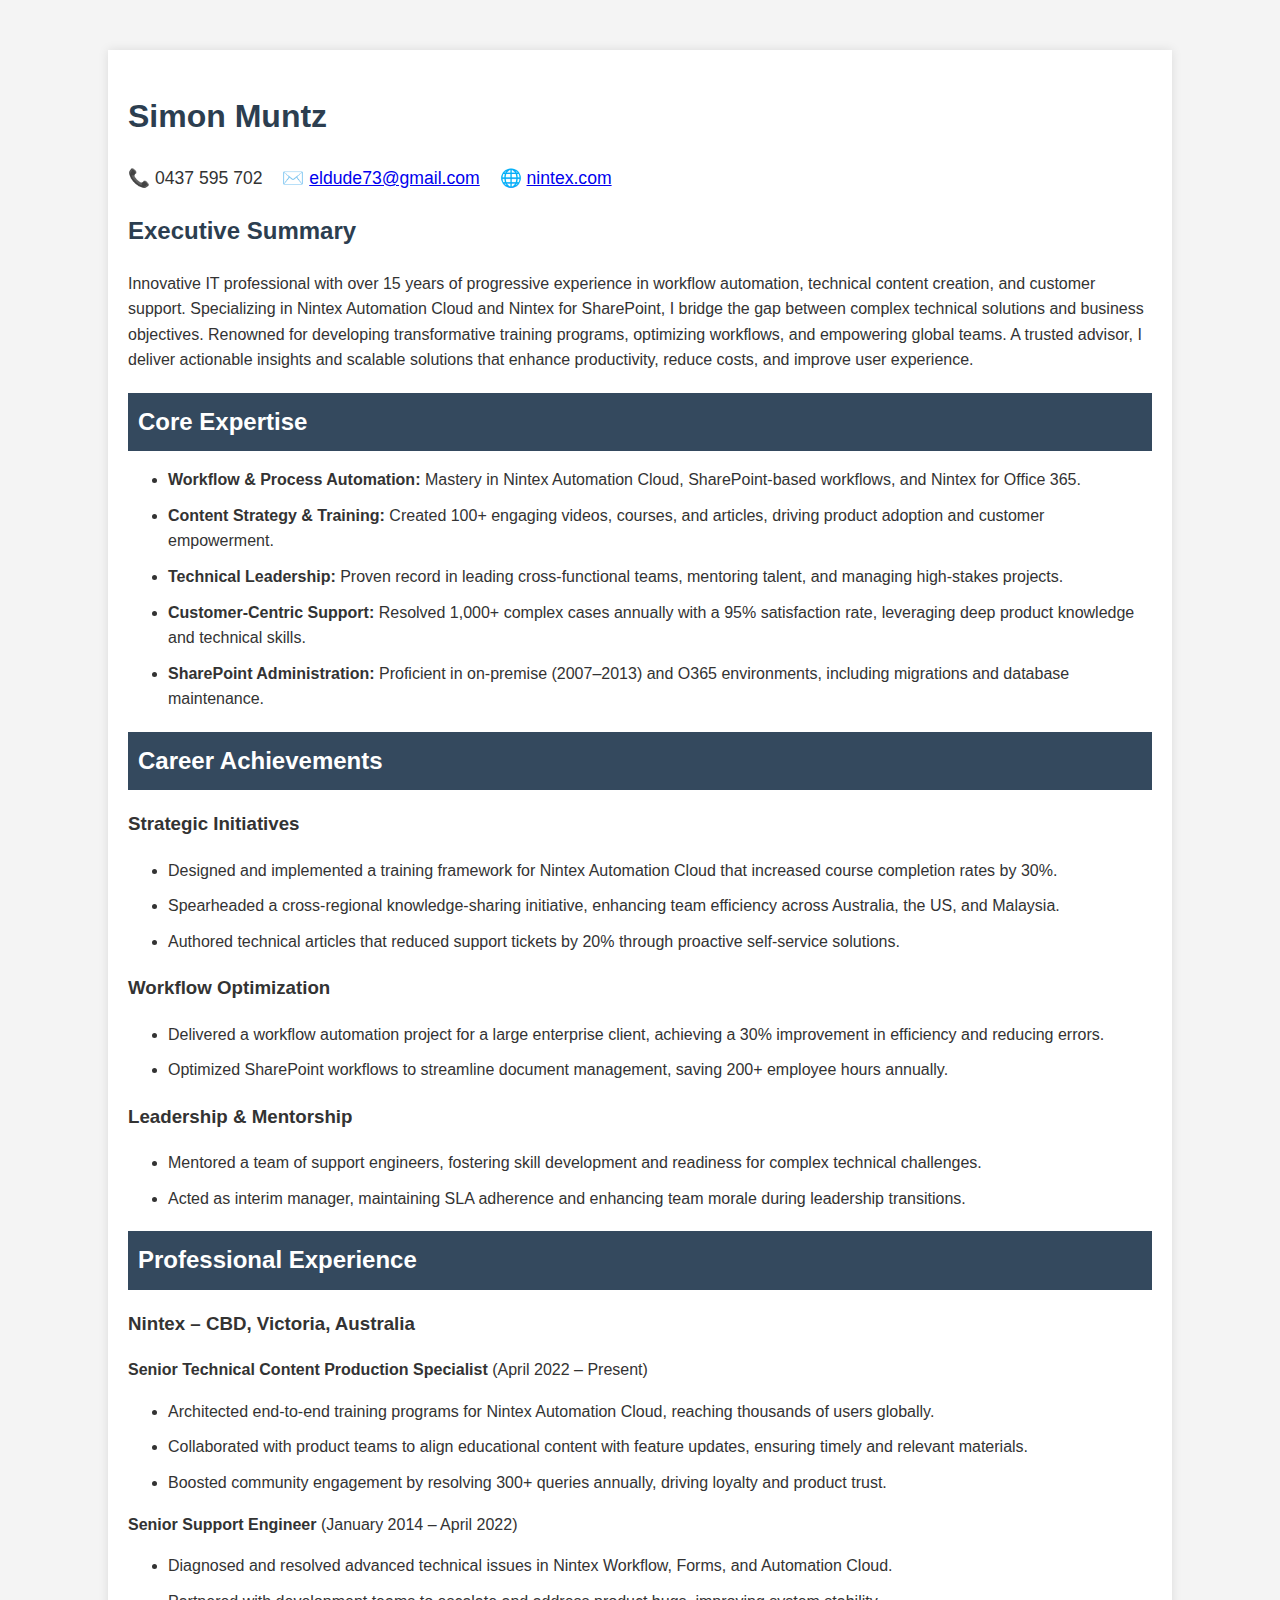
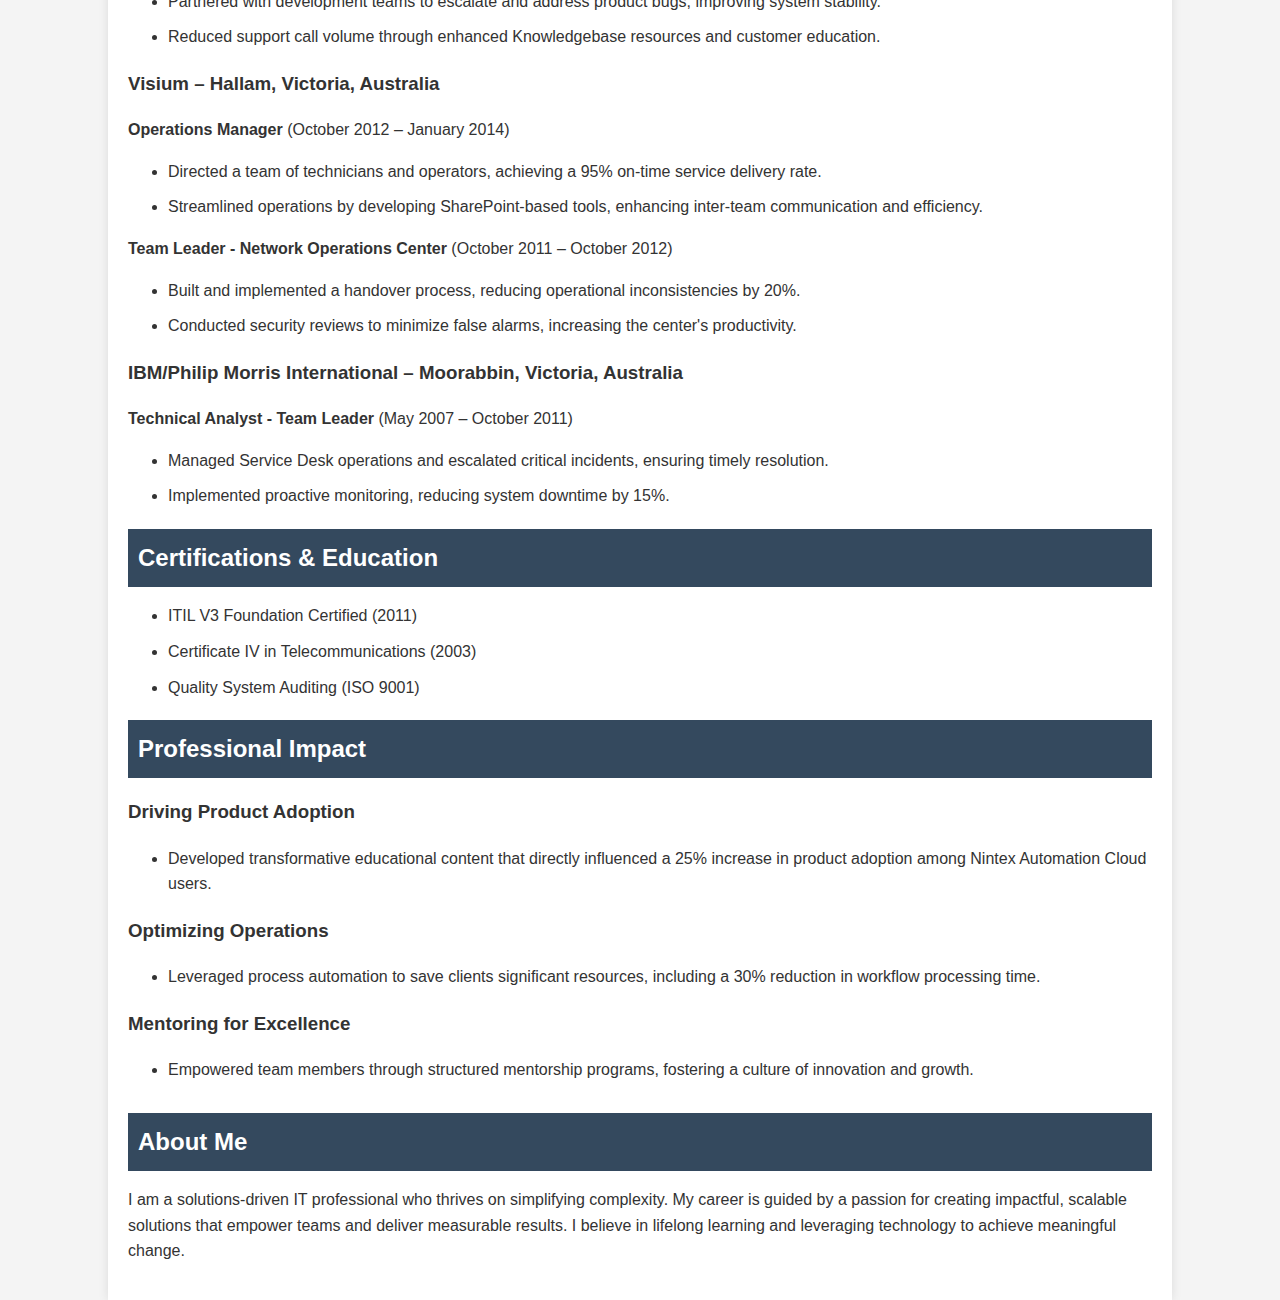
<file: GPTresume.html>
<!DOCTYPE html>
<html lang="en">
<head>
    <meta charset="UTF-8">
    <meta name="viewport" content="width=device-width, initial-scale=1.0">
    <title>Simon Muntz - Professional Profile</title>
    <style>
        body {
            font-family: Arial, sans-serif;
            line-height: 1.6;
            margin: 0;
            padding: 0;
            background-color: #f4f4f4;
            color: #333;
        }
        .container {
            width: 80%;
            margin: 0 auto;
            padding: 20px;
            background-color: white;
            box-shadow: 0 0 10px rgba(0, 0, 0, 0.1);
            margin-top: 50px;
        }
        h1, h2 {
            color: #2c3e50;
        }
        .contact {
            font-size: 1.1em;
            margin-bottom: 20px;
        }
        .contact span {
            margin-right: 15px;
        }
        .section-title {
            background-color: #34495e;
            color: white;
            padding: 10px;
            margin-bottom: 15px;
        }
        .list-item {
            margin-bottom: 10px;
        }
        .experience, .certifications, .professional-impact {
            margin-bottom: 30px;
        }
    </style>
</head>
<body>

<div class="container">
    <h1>Simon Muntz</h1>
    <div class="contact">
        <span>📞 0437 595 702</span>
        <span>✉️ <a href="mailto:eldude73@gmail.com">eldude73@gmail.com</a></span>
        <span>🌐 <a href="https://www.nintex.com" target="_blank">nintex.com</a></span>
    </div>

    <section>
        <h2>Executive Summary</h2>
        <p>Innovative IT professional with over 15 years of progressive experience in workflow automation, technical content creation, and customer support. Specializing in Nintex Automation Cloud and Nintex for SharePoint, I bridge the gap between complex technical solutions and business objectives. Renowned for developing transformative training programs, optimizing workflows, and empowering global teams. A trusted advisor, I deliver actionable insights and scalable solutions that enhance productivity, reduce costs, and improve user experience.</p>
    </section>

    <section class="core-expertise">
        <h2 class="section-title">Core Expertise</h2>
        <ul>
            <li class="list-item"><strong>Workflow & Process Automation:</strong> Mastery in Nintex Automation Cloud, SharePoint-based workflows, and Nintex for Office 365.</li>
            <li class="list-item"><strong>Content Strategy & Training:</strong> Created 100+ engaging videos, courses, and articles, driving product adoption and customer empowerment.</li>
            <li class="list-item"><strong>Technical Leadership:</strong> Proven record in leading cross-functional teams, mentoring talent, and managing high-stakes projects.</li>
            <li class="list-item"><strong>Customer-Centric Support:</strong> Resolved 1,000+ complex cases annually with a 95% satisfaction rate, leveraging deep product knowledge and technical skills.</li>
            <li class="list-item"><strong>SharePoint Administration:</strong> Proficient in on-premise (2007–2013) and O365 environments, including migrations and database maintenance.</li>
        </ul>
    </section>

    <section class="career-achievements">
        <h2 class="section-title">Career Achievements</h2>
        <h3>Strategic Initiatives</h3>
        <ul>
            <li class="list-item">Designed and implemented a training framework for Nintex Automation Cloud that increased course completion rates by 30%.</li>
            <li class="list-item">Spearheaded a cross-regional knowledge-sharing initiative, enhancing team efficiency across Australia, the US, and Malaysia.</li>
            <li class="list-item">Authored technical articles that reduced support tickets by 20% through proactive self-service solutions.</li>
        </ul>

        <h3>Workflow Optimization</h3>
        <ul>
            <li class="list-item">Delivered a workflow automation project for a large enterprise client, achieving a 30% improvement in efficiency and reducing errors.</li>
            <li class="list-item">Optimized SharePoint workflows to streamline document management, saving 200+ employee hours annually.</li>
        </ul>

        <h3>Leadership & Mentorship</h3>
        <ul>
            <li class="list-item">Mentored a team of support engineers, fostering skill development and readiness for complex technical challenges.</li>
            <li class="list-item">Acted as interim manager, maintaining SLA adherence and enhancing team morale during leadership transitions.</li>
        </ul>
    </section>

    <section class="professional-experience">
        <h2 class="section-title">Professional Experience</h2>
        <h3>Nintex – CBD, Victoria, Australia</h3>
        <p><strong>Senior Technical Content Production Specialist</strong> (April 2022 – Present)</p>
        <ul>
            <li class="list-item">Architected end-to-end training programs for Nintex Automation Cloud, reaching thousands of users globally.</li>
            <li class="list-item">Collaborated with product teams to align educational content with feature updates, ensuring timely and relevant materials.</li>
            <li class="list-item">Boosted community engagement by resolving 300+ queries annually, driving loyalty and product trust.</li>
        </ul>
        
        <p><strong>Senior Support Engineer</strong> (January 2014 – April 2022)</p>
        <ul>
            <li class="list-item">Diagnosed and resolved advanced technical issues in Nintex Workflow, Forms, and Automation Cloud.</li>
            <li class="list-item">Partnered with development teams to escalate and address product bugs, improving system stability.</li>
            <li class="list-item">Reduced support call volume through enhanced Knowledgebase resources and customer education.</li>
        </ul>

        <h3>Visium – Hallam, Victoria, Australia</h3>
        <p><strong>Operations Manager</strong> (October 2012 – January 2014)</p>
        <ul>
            <li class="list-item">Directed a team of technicians and operators, achieving a 95% on-time service delivery rate.</li>
            <li class="list-item">Streamlined operations by developing SharePoint-based tools, enhancing inter-team communication and efficiency.</li>
        </ul>

        <p><strong>Team Leader - Network Operations Center</strong> (October 2011 – October 2012)</p>
        <ul>
            <li class="list-item">Built and implemented a handover process, reducing operational inconsistencies by 20%.</li>
            <li class="list-item">Conducted security reviews to minimize false alarms, increasing the center's productivity.</li>
        </ul>

        <h3>IBM/Philip Morris International – Moorabbin, Victoria, Australia</h3>
        <p><strong>Technical Analyst - Team Leader</strong> (May 2007 – October 2011)</p>
        <ul>
            <li class="list-item">Managed Service Desk operations and escalated critical incidents, ensuring timely resolution.</li>
            <li class="list-item">Implemented proactive monitoring, reducing system downtime by 15%.</li>
        </ul>
    </section>

    <section class="certifications-education">
        <h2 class="section-title">Certifications & Education</h2>
        <ul>
            <li class="list-item">ITIL V3 Foundation Certified (2011)</li>
            <li class="list-item">Certificate IV in Telecommunications (2003)</li>
            <li class="list-item">Quality System Auditing (ISO 9001)</li>
        </ul>
    </section>

    <section class="professional-impact">
        <h2 class="section-title">Professional Impact</h2>
        <h3>Driving Product Adoption</h3>
        <ul>
            <li class="list-item">Developed transformative educational content that directly influenced a 25% increase in product adoption among Nintex Automation Cloud users.</li>
        </ul>

        <h3>Optimizing Operations</h3>
        <ul>
            <li class="list-item">Leveraged process automation to save clients significant resources, including a 30% reduction in workflow processing time.</li>
        </ul>

        <h3>Mentoring for Excellence</h3>
        <ul>
            <li class="list-item">Empowered team members through structured mentorship programs, fostering a culture of innovation and growth.</li>
        </ul>
    </section>

    <section class="about-me">
        <h2 class="section-title">About Me</h2>
        <p>I am a solutions-driven IT professional who thrives on simplifying complexity. My career is guided by a passion for creating impactful, scalable solutions that empower teams and deliver measurable results. I believe in lifelong learning and leveraging technology to achieve meaningful change.</p>
    </section>
</div>

</body>
</html>
</file>
